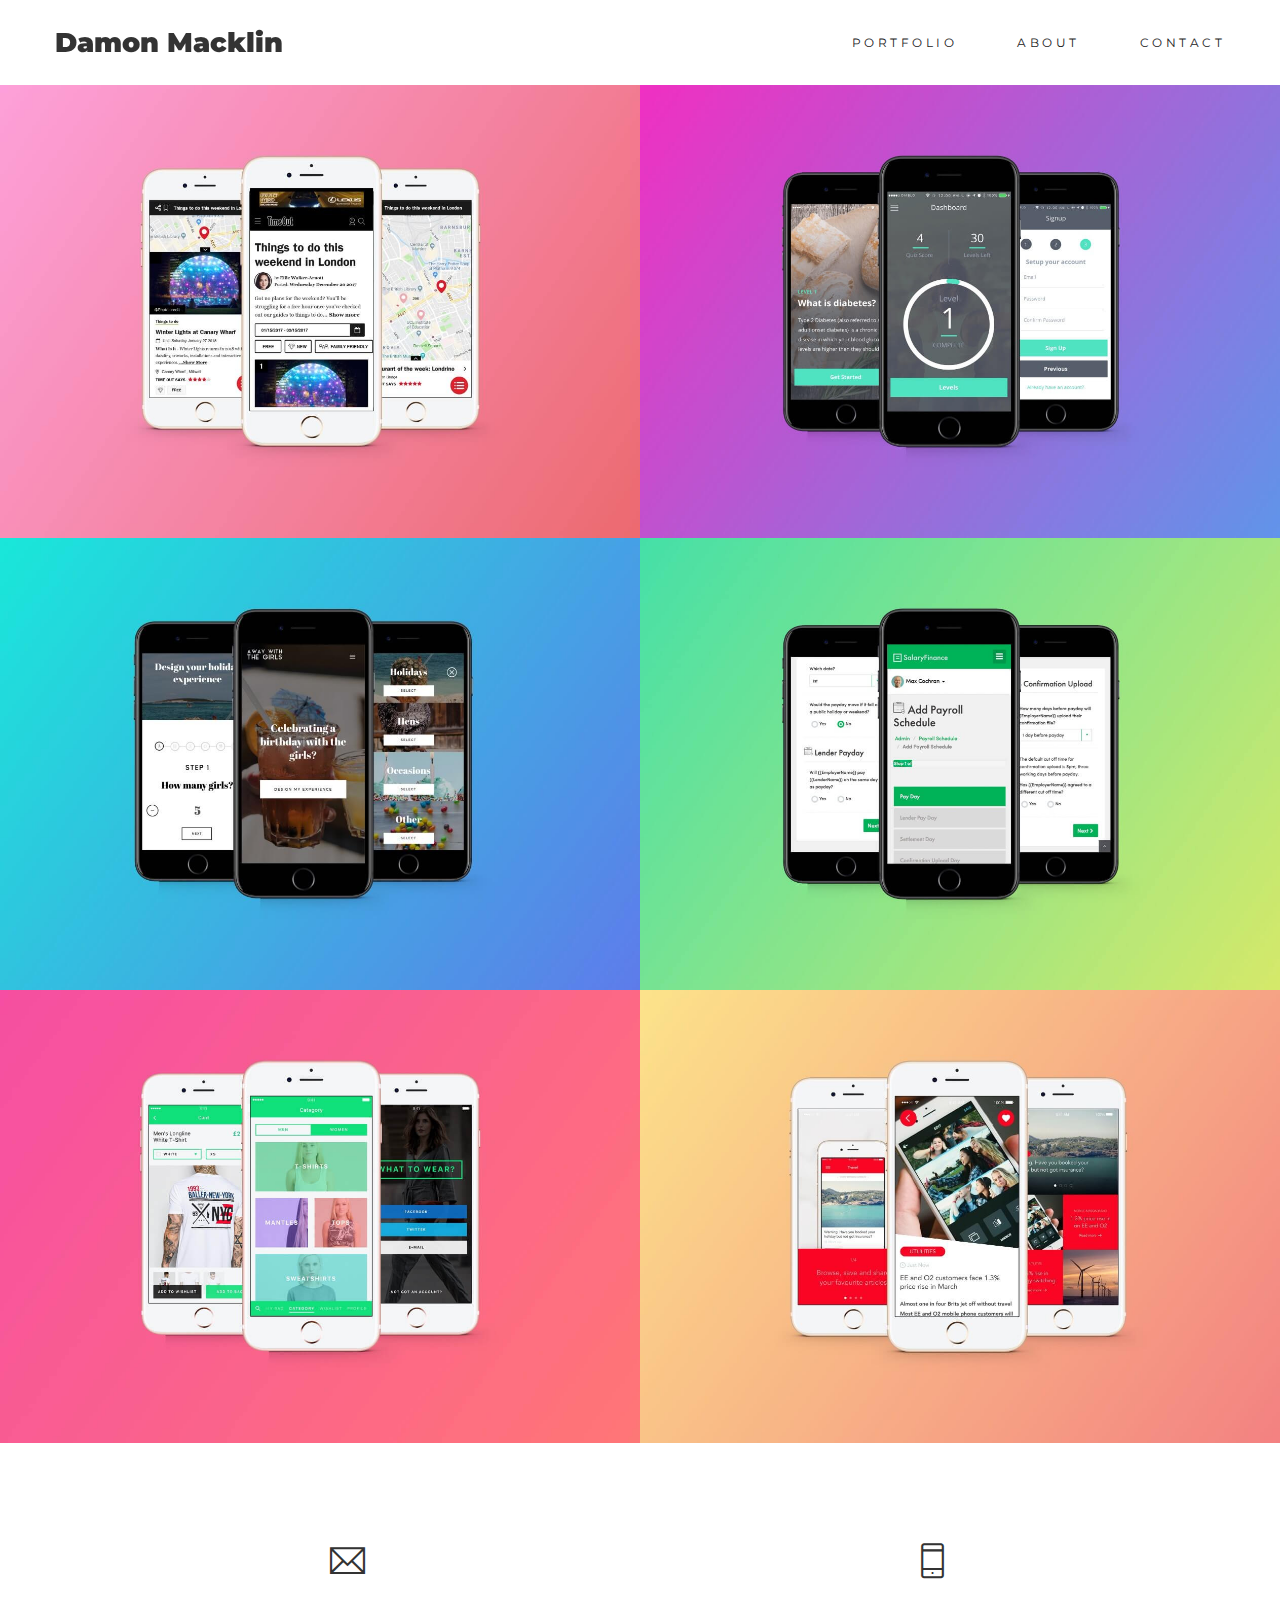
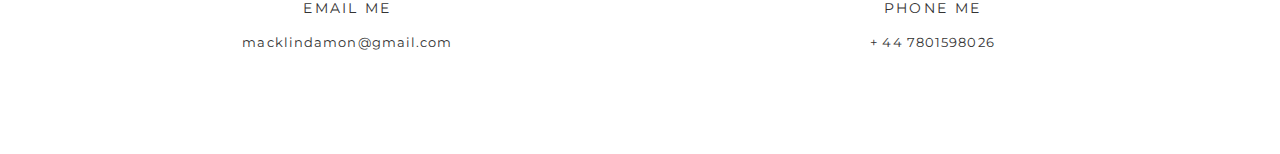
<file: index.html>
<!DOCTYPE html><html lang="en"><head>
	<!-- Metas -->
	<meta charset="UTF-8">
	<meta name="viewport" content="width=device-width, initial-scale=1.0, maximum-scale=1.0, user-scalable=0">
	<title>Damon Macklin - UX Designer - London, UK</title>
	<meta name="description" content="Damon Macklin - UX Designer - London, UK">

	<!-- External CSS -->
	<link rel="stylesheet" href="css/font-awesome.min.css">
	<link rel="stylesheet" href="css/icons.css">

	<!-- Custom CSS -->

	<link rel="stylesheet" href="css/main.css">
	<link rel="stylesheet" href="css/responsive.css">


	<!-- Google Fonts -->
	<link href="https://fonts.googleapis.com/css?family=Montserrat" rel="stylesheet">

	<!-- Favicon -->
	<link rel="icon" href="images/favicon.png">
			<link rel="stylesheet" href="css/animate.css">

</head>

<body>

	<!-- Header -->

	<header>
		<div class="container">
			<a href="index.html" class="logo">Damon Macklin</a>
			<a href="#" onclick="openNav()" class="nav-button"><span class="ti-menu"></span></a>
			<nav id="navigation">
			<a href="javascript:void(0)" onclick="closeNav()" class="close-btn"><span class=" ti-close"></span></a>
				<ul class="main-menu">
					<li><a href="/">portfolio</a></li>
					<li><a href="/about">about</a></li>
					<li><a href="/contact">contact</a></li>
				</ul>
			</nav>
		</div> <!-- /.container -->
	</header>

	<main>




			<div class="works_2-columns">

				<a href="portfolio/time-out">
					<div class="works-item  wow animated fadeIn">
						<img src="images/portfolio-item-7.jpg" alt="..." class="img-responsive">
						<div class="works-item-overlay">
							<div class="works-item-info">
								<h3 class="works-info-title">TimeOut.com</h3>
								<p class="works-info-category">UX/UI</p>
							</div>
						</div>
					</div>
				</a>






				<a href="portfolio/diablo">
					<div class="works-item  wow animated fadeIn">
						<img src="images/portfolio-item-1.jpg" alt="..." class="img-responsive">
						<div class="works-item-overlay">
							<div class="works-item-info">
								<h3 class="works-info-title">Diablo</h3>
								<p class="works-info-category">UX/UI</p>
							</div>
						</div>
					</div>
				</a>






				<a href="portfolio/away-with-the-girls">
					<div class="works-item  wow animated fadeIn">
						<img src="images/portfolio-item-6.jpg" alt="..." class="img-responsive">
						<div class="works-item-overlay">
							<div class="works-item-info">
								<h3 class="works-info-title">Away With The Girls</h3>
								<p class="works-info-category">UX/UI</p>
							</div>
						</div>
					</div>
				</a>



				<a href="portfolio/salary-finance">
					<div class="works-item  wow animated fadeIn">
						<img src="images/portfolio-item-4.jpg" alt="..." class="img-responsive">
						<div class="works-item-overlay">
							<div class="works-item-info">
								<h3 class="works-info-title">Salary Finance</h3>
								<p class="works-info-category">UX/UI</p>
							</div>
						</div>
					</div>
				</a>



				<a>
					<div class="works-item  wow animated fadeIn">
						<img src="images/portfolio-item-2.jpg" alt="..." class="img-responsive">
						<div class="works-item-overlay">
							<div class="works-item-info">
								<h3 class="works-info-title">What to wear?</h3>
								<p class="works-info-category">UX/UI</p>
							</div>
						</div>
					</div>
				</a>

				<a>
					<div class="works-item  wow animated fadeIn">
						<img src="images/portfolio-item-3.jpg" alt="..." class="img-responsive">
						<div class="works-item-overlay">
							<div class="works-item-info">
								<h3 class="works-info-title">MoneySavingExpert</h3>
								<p class="works-info-category">UX/UI</p>
							</div>
						</div>
					</div>
				</a>




				<div class="clearfix"></div>

			</div> <!-- /.works_2-columns -->

			<div class="contacts">

				<div class="container">

					<div class="contact-item">
						<span class="ti-email contact-icon"></span>
						<h3>email me</h3>
						<p>macklindamon@gmail.com</p>
					</div> <!-- /.contact-item -->

					<div class="contact-item">
						<span class="ti-mobile contact-icon"></span>
						<h3>phone me</h3>
						<p>+ 44 7801598026</p>
					</div> <!-- /.contact-item -->
					
					<div class="clearfix"></div>

				</div> <!-- /.container -->

			</div> <!-- /.contacts -->



		 <!-- /.container-full -->

	</main>


	<!-- Footer -->

	
	
<!-- Script -->

<script src="js/main.js"></script>



</body></html>
</file>
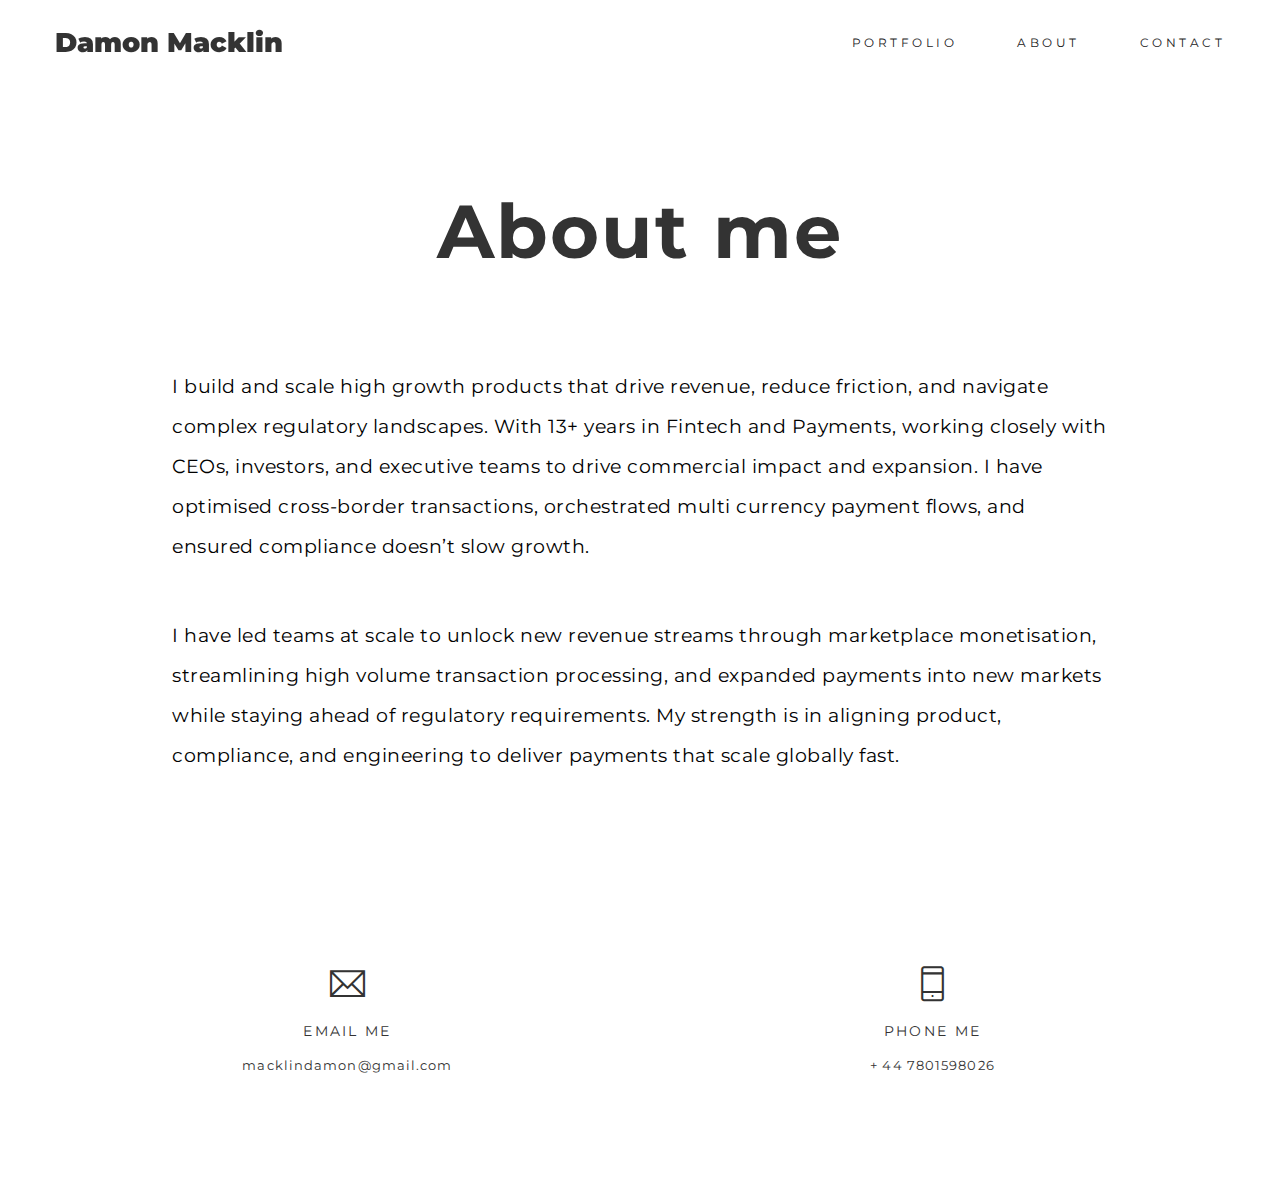
<file: about.html>
<!DOCTYPE html><html lang="en"><head>
	<!-- Metas -->
	<meta charset="UTF-8">
	<meta name="viewport" content="width=device-width, initial-scale=1.0, maximum-scale=1.0, user-scalable=0">
	<title>Damon Macklin - UX Designer - London, UK</title>
	<meta name="description" content="Damon Macklin - UX Designer - London, UK">

	<!-- External CSS -->
	<link rel="stylesheet" href="css/font-awesome.min.css">
	<link rel="stylesheet" href="css/icons.css">

	<!-- Custom CSS -->

	<link rel="stylesheet" href="css/main.css">
	<link rel="stylesheet" href="css/responsive.css">


	<!-- Google Fonts -->
	<link href="https://fonts.googleapis.com/css?family=Montserrat" rel="stylesheet">

	<!-- Favicon -->
	<link rel="icon" href="images/favicon.png">
			<link rel="stylesheet" href="css/animate.css">

</head>

<body>

	<!-- Header -->

	<header>
		<div class="container">
			<a href="index.html" class="logo">Damon Macklin</a>
			<a href="#" onclick="openNav()" class="nav-button"><span class="ti-menu"></span></a>
			<nav id="navigation">
			<a href="javascript:void(0)" onclick="closeNav()" class="close-btn"><span class=" ti-close"></span></a>
				<ul class="main-menu">
					<li><a href="/">portfolio</a></li>
					<li><a href="/about">about</a></li>
					<li><a href="/contact">contact</a></li>
				</ul>
			</nav>
		</div> <!-- /.container -->
	</header>

	<main>


		<div class="container">

			<div class="single-project">


				<h1>About me</h1>


				<div class="single-project-info">
					<p>I build and scale high growth products that drive revenue, reduce friction, and navigate complex regulatory landscapes. With 13+ years in Fintech and Payments, working closely with CEOs, investors, and executive teams to drive commercial impact and expansion. I have optimised cross-border transactions, orchestrated multi currency payment flows, and ensured compliance doesn’t slow growth.</p>
					<p>I have led teams at scale to unlock new revenue streams through marketplace monetisation, streamlining high volume transaction processing, and expanded payments into new markets while staying ahead of regulatory requirements. My strength is in aligning product, compliance, and engineering to deliver payments that scale globally fast.</p>
				</div>

</div>
</div>

			<div class="contacts">

				<div class="container">

					<div class="contact-item">
						<span class="ti-email contact-icon"></span>
						<h3>email me</h3>
						<p>macklindamon@gmail.com</p>
					</div> <!-- /.contact-item -->

					<div class="contact-item">
						<span class="ti-mobile contact-icon"></span>
						<h3>phone me</h3>
						<p>+ 44 7801598026</p>
					</div> <!-- /.contact-item -->
					
					<div class="clearfix"></div>

				</div> <!-- /.container -->

			</div> <!-- /.contacts -->



		 <!-- /.container-full -->

	</main>


	<!-- Footer -->

	
	
<!-- Script -->

<script src="js/main.js"></script>



</body></html>
</file>
<file: css/icons.css>
@font-face {
	font-family: 'themify';
	src:url('../fonts/themify--md5--2c454669bdf3aebf32a1bd8ac1e0d2d6.eot?-fvbane');
	src:url('../fonts/themify--md5--2c454669bdf3aebf32a1bd8ac1e0d2d6.eot?#iefix-fvbane') format('embedded-opentype'),
		url('../fonts/themify--md5--a1ecc3b826d01251edddf29c3e4e1e97.woff') format('woff'),
		url('../fonts/themify--md5--e23a7dcaefbde4e74e263247aa42ecd7.ttf?-fvbane') format('truetype'),
		url('../fonts/themify--md5--9c8e96ecc7fa01e6ebcd196495ed2db5.svg?-fvbane#themify') format('svg');
	font-weight: normal;
	font-style: normal;
}

[class^="ti-"], [class*=" ti-"] {
	font-family: 'themify';
	speak: none;
	font-style: normal;
	font-weight: normal;
	font-variant: normal;
	text-transform: none;
	line-height: 1;

	/* Better Font Rendering =========== */
	-webkit-font-smoothing: antialiased;
	-moz-osx-font-smoothing: grayscale;
}

.ti-wand:before {
	content: "\e600";
}
.ti-volume:before {
	content: "\e601";
}
.ti-user:before {
	content: "\e602";
}
.ti-unlock:before {
	content: "\e603";
}
.ti-unlink:before {
	content: "\e604";
}
.ti-trash:before {
	content: "\e605";
}
.ti-thought:before {
	content: "\e606";
}
.ti-target:before {
	content: "\e607";
}
.ti-tag:before {
	content: "\e608";
}
.ti-tablet:before {
	content: "\e609";
}
.ti-star:before {
	content: "\e60a";
}
.ti-spray:before {
	content: "\e60b";
}
.ti-signal:before {
	content: "\e60c";
}
.ti-shopping-cart:before {
	content: "\e60d";
}
.ti-shopping-cart-full:before {
	content: "\e60e";
}
.ti-settings:before {
	content: "\e60f";
}
.ti-search:before {
	content: "\e610";
}
.ti-zoom-in:before {
	content: "\e611";
}
.ti-zoom-out:before {
	content: "\e612";
}
.ti-cut:before {
	content: "\e613";
}
.ti-ruler:before {
	content: "\e614";
}
.ti-ruler-pencil:before {
	content: "\e615";
}
.ti-ruler-alt:before {
	content: "\e616";
}
.ti-bookmark:before {
	content: "\e617";
}
.ti-bookmark-alt:before {
	content: "\e618";
}
.ti-reload:before {
	content: "\e619";
}
.ti-plus:before {
	content: "\e61a";
}
.ti-pin:before {
	content: "\e61b";
}
.ti-pencil:before {
	content: "\e61c";
}
.ti-pencil-alt:before {
	content: "\e61d";
}
.ti-paint-roller:before {
	content: "\e61e";
}
.ti-paint-bucket:before {
	content: "\e61f";
}
.ti-na:before {
	content: "\e620";
}
.ti-mobile:before {
	content: "\e621";
}
.ti-minus:before {
	content: "\e622";
}
.ti-medall:before {
	content: "\e623";
}
.ti-medall-alt:before {
	content: "\e624";
}
.ti-marker:before {
	content: "\e625";
}
.ti-marker-alt:before {
	content: "\e626";
}
.ti-arrow-up:before {
	content: "\e627";
}
.ti-arrow-right:before {
	content: "\e628";
}
.ti-arrow-left:before {
	content: "\e629";
}
.ti-arrow-down:before {
	content: "\e62a";
}
.ti-lock:before {
	content: "\e62b";
}
.ti-location-arrow:before {
	content: "\e62c";
}
.ti-link:before {
	content: "\e62d";
}
.ti-layout:before {
	content: "\e62e";
}
.ti-layers:before {
	content: "\e62f";
}
.ti-layers-alt:before {
	content: "\e630";
}
.ti-key:before {
	content: "\e631";
}
.ti-import:before {
	content: "\e632";
}
.ti-image:before {
	content: "\e633";
}
.ti-heart:before {
	content: "\e634";
}
.ti-heart-broken:before {
	content: "\e635";
}
.ti-hand-stop:before {
	content: "\e636";
}
.ti-hand-open:before {
	content: "\e637";
}
.ti-hand-drag:before {
	content: "\e638";
}
.ti-folder:before {
	content: "\e639";
}
.ti-flag:before {
	content: "\e63a";
}
.ti-flag-alt:before {
	content: "\e63b";
}
.ti-flag-alt-2:before {
	content: "\e63c";
}
.ti-eye:before {
	content: "\e63d";
}
.ti-export:before {
	content: "\e63e";
}
.ti-exchange-vertical:before {
	content: "\e63f";
}
.ti-desktop:before {
	content: "\e640";
}
.ti-cup:before {
	content: "\e641";
}
.ti-crown:before {
	content: "\e642";
}
.ti-comments:before {
	content: "\e643";
}
.ti-comment:before {
	content: "\e644";
}
.ti-comment-alt:before {
	content: "\e645";
}
.ti-close:before {
	content: "\e646";
}
.ti-clip:before {
	content: "\e647";
}
.ti-angle-up:before {
	content: "\e648";
}
.ti-angle-right:before {
	content: "\e649";
}
.ti-angle-left:before {
	content: "\e64a";
}
.ti-angle-down:before {
	content: "\e64b";
}
.ti-check:before {
	content: "\e64c";
}
.ti-check-box:before {
	content: "\e64d";
}
.ti-camera:before {
	content: "\e64e";
}
.ti-announcement:before {
	content: "\e64f";
}
.ti-brush:before {
	content: "\e650";
}
.ti-briefcase:before {
	content: "\e651";
}
.ti-bolt:before {
	content: "\e652";
}
.ti-bolt-alt:before {
	content: "\e653";
}
.ti-blackboard:before {
	content: "\e654";
}
.ti-bag:before {
	content: "\e655";
}
.ti-move:before {
	content: "\e656";
}
.ti-arrows-vertical:before {
	content: "\e657";
}
.ti-arrows-horizontal:before {
	content: "\e658";
}
.ti-fullscreen:before {
	content: "\e659";
}
.ti-arrow-top-right:before {
	content: "\e65a";
}
.ti-arrow-top-left:before {
	content: "\e65b";
}
.ti-arrow-circle-up:before {
	content: "\e65c";
}
.ti-arrow-circle-right:before {
	content: "\e65d";
}
.ti-arrow-circle-left:before {
	content: "\e65e";
}
.ti-arrow-circle-down:before {
	content: "\e65f";
}
.ti-angle-double-up:before {
	content: "\e660";
}
.ti-angle-double-right:before {
	content: "\e661";
}
.ti-angle-double-left:before {
	content: "\e662";
}
.ti-angle-double-down:before {
	content: "\e663";
}
.ti-zip:before {
	content: "\e664";
}
.ti-world:before {
	content: "\e665";
}
.ti-wheelchair:before {
	content: "\e666";
}
.ti-view-list:before {
	content: "\e667";
}
.ti-view-list-alt:before {
	content: "\e668";
}
.ti-view-grid:before {
	content: "\e669";
}
.ti-uppercase:before {
	content: "\e66a";
}
.ti-upload:before {
	content: "\e66b";
}
.ti-underline:before {
	content: "\e66c";
}
.ti-truck:before {
	content: "\e66d";
}
.ti-timer:before {
	content: "\e66e";
}
.ti-ticket:before {
	content: "\e66f";
}
.ti-thumb-up:before {
	content: "\e670";
}
.ti-thumb-down:before {
	content: "\e671";
}
.ti-text:before {
	content: "\e672";
}
.ti-stats-up:before {
	content: "\e673";
}
.ti-stats-down:before {
	content: "\e674";
}
.ti-split-v:before {
	content: "\e675";
}
.ti-split-h:before {
	content: "\e676";
}
.ti-smallcap:before {
	content: "\e677";
}
.ti-shine:before {
	content: "\e678";
}
.ti-shift-right:before {
	content: "\e679";
}
.ti-shift-left:before {
	content: "\e67a";
}
.ti-shield:before {
	content: "\e67b";
}
.ti-notepad:before {
	content: "\e67c";
}
.ti-server:before {
	content: "\e67d";
}
.ti-quote-right:before {
	content: "\e67e";
}
.ti-quote-left:before {
	content: "\e67f";
}
.ti-pulse:before {
	content: "\e680";
}
.ti-printer:before {
	content: "\e681";
}
.ti-power-off:before {
	content: "\e682";
}
.ti-plug:before {
	content: "\e683";
}
.ti-pie-chart:before {
	content: "\e684";
}
.ti-paragraph:before {
	content: "\e685";
}
.ti-panel:before {
	content: "\e686";
}
.ti-package:before {
	content: "\e687";
}
.ti-music:before {
	content: "\e688";
}
.ti-music-alt:before {
	content: "\e689";
}
.ti-mouse:before {
	content: "\e68a";
}
.ti-mouse-alt:before {
	content: "\e68b";
}
.ti-money:before {
	content: "\e68c";
}
.ti-microphone:before {
	content: "\e68d";
}
.ti-menu:before {
	content: "\e68e";
}
.ti-menu-alt:before {
	content: "\e68f";
}
.ti-map:before {
	content: "\e690";
}
.ti-map-alt:before {
	content: "\e691";
}
.ti-loop:before {
	content: "\e692";
}
.ti-location-pin:before {
	content: "\e693";
}
.ti-list:before {
	content: "\e694";
}
.ti-light-bulb:before {
	content: "\e695";
}
.ti-Italic:before {
	content: "\e696";
}
.ti-info:before {
	content: "\e697";
}
.ti-infinite:before {
	content: "\e698";
}
.ti-id-badge:before {
	content: "\e699";
}
.ti-hummer:before {
	content: "\e69a";
}
.ti-home:before {
	content: "\e69b";
}
.ti-help:before {
	content: "\e69c";
}
.ti-headphone:before {
	content: "\e69d";
}
.ti-harddrives:before {
	content: "\e69e";
}
.ti-harddrive:before {
	content: "\e69f";
}
.ti-gift:before {
	content: "\e6a0";
}
.ti-game:before {
	content: "\e6a1";
}
.ti-filter:before {
	content: "\e6a2";
}
.ti-files:before {
	content: "\e6a3";
}
.ti-file:before {
	content: "\e6a4";
}
.ti-eraser:before {
	content: "\e6a5";
}
.ti-envelope:before {
	content: "\e6a6";
}
.ti-download:before {
	content: "\e6a7";
}
.ti-direction:before {
	content: "\e6a8";
}
.ti-direction-alt:before {
	content: "\e6a9";
}
.ti-dashboard:before {
	content: "\e6aa";
}
.ti-control-stop:before {
	content: "\e6ab";
}
.ti-control-shuffle:before {
	content: "\e6ac";
}
.ti-control-play:before {
	content: "\e6ad";
}
.ti-control-pause:before {
	content: "\e6ae";
}
.ti-control-forward:before {
	content: "\e6af";
}
.ti-control-backward:before {
	content: "\e6b0";
}
.ti-cloud:before {
	content: "\e6b1";
}
.ti-cloud-up:before {
	content: "\e6b2";
}
.ti-cloud-down:before {
	content: "\e6b3";
}
.ti-clipboard:before {
	content: "\e6b4";
}
.ti-car:before {
	content: "\e6b5";
}
.ti-calendar:before {
	content: "\e6b6";
}
.ti-book:before {
	content: "\e6b7";
}
.ti-bell:before {
	content: "\e6b8";
}
.ti-basketball:before {
	content: "\e6b9";
}
.ti-bar-chart:before {
	content: "\e6ba";
}
.ti-bar-chart-alt:before {
	content: "\e6bb";
}
.ti-back-right:before {
	content: "\e6bc";
}
.ti-back-left:before {
	content: "\e6bd";
}
.ti-arrows-corner:before {
	content: "\e6be";
}
.ti-archive:before {
	content: "\e6bf";
}
.ti-anchor:before {
	content: "\e6c0";
}
.ti-align-right:before {
	content: "\e6c1";
}
.ti-align-left:before {
	content: "\e6c2";
}
.ti-align-justify:before {
	content: "\e6c3";
}
.ti-align-center:before {
	content: "\e6c4";
}
.ti-alert:before {
	content: "\e6c5";
}
.ti-alarm-clock:before {
	content: "\e6c6";
}
.ti-agenda:before {
	content: "\e6c7";
}
.ti-write:before {
	content: "\e6c8";
}
.ti-window:before {
	content: "\e6c9";
}
.ti-widgetized:before {
	content: "\e6ca";
}
.ti-widget:before {
	content: "\e6cb";
}
.ti-widget-alt:before {
	content: "\e6cc";
}
.ti-wallet:before {
	content: "\e6cd";
}
.ti-video-clapper:before {
	content: "\e6ce";
}
.ti-video-camera:before {
	content: "\e6cf";
}
.ti-vector:before {
	content: "\e6d0";
}
.ti-themify-logo:before {
	content: "\e6d1";
}
.ti-themify-favicon:before {
	content: "\e6d2";
}
.ti-themify-favicon-alt:before {
	content: "\e6d3";
}
.ti-support:before {
	content: "\e6d4";
}
.ti-stamp:before {
	content: "\e6d5";
}
.ti-split-v-alt:before {
	content: "\e6d6";
}
.ti-slice:before {
	content: "\e6d7";
}
.ti-shortcode:before {
	content: "\e6d8";
}
.ti-shift-right-alt:before {
	content: "\e6d9";
}
.ti-shift-left-alt:before {
	content: "\e6da";
}
.ti-ruler-alt-2:before {
	content: "\e6db";
}
.ti-receipt:before {
	content: "\e6dc";
}
.ti-pin2:before {
	content: "\e6dd";
}
.ti-pin-alt:before {
	content: "\e6de";
}
.ti-pencil-alt2:before {
	content: "\e6df";
}
.ti-palette:before {
	content: "\e6e0";
}
.ti-more:before {
	content: "\e6e1";
}
.ti-more-alt:before {
	content: "\e6e2";
}
.ti-microphone-alt:before {
	content: "\e6e3";
}
.ti-magnet:before {
	content: "\e6e4";
}
.ti-line-double:before {
	content: "\e6e5";
}
.ti-line-dotted:before {
	content: "\e6e6";
}
.ti-line-dashed:before {
	content: "\e6e7";
}
.ti-layout-width-full:before {
	content: "\e6e8";
}
.ti-layout-width-default:before {
	content: "\e6e9";
}
.ti-layout-width-default-alt:before {
	content: "\e6ea";
}
.ti-layout-tab:before {
	content: "\e6eb";
}
.ti-layout-tab-window:before {
	content: "\e6ec";
}
.ti-layout-tab-v:before {
	content: "\e6ed";
}
.ti-layout-tab-min:before {
	content: "\e6ee";
}
.ti-layout-slider:before {
	content: "\e6ef";
}
.ti-layout-slider-alt:before {
	content: "\e6f0";
}
.ti-layout-sidebar-right:before {
	content: "\e6f1";
}
.ti-layout-sidebar-none:before {
	content: "\e6f2";
}
.ti-layout-sidebar-left:before {
	content: "\e6f3";
}
.ti-layout-placeholder:before {
	content: "\e6f4";
}
.ti-layout-menu:before {
	content: "\e6f5";
}
.ti-layout-menu-v:before {
	content: "\e6f6";
}
.ti-layout-menu-separated:before {
	content: "\e6f7";
}
.ti-layout-menu-full:before {
	content: "\e6f8";
}
.ti-layout-media-right-alt:before {
	content: "\e6f9";
}
.ti-layout-media-right:before {
	content: "\e6fa";
}
.ti-layout-media-overlay:before {
	content: "\e6fb";
}
.ti-layout-media-overlay-alt:before {
	content: "\e6fc";
}
.ti-layout-media-overlay-alt-2:before {
	content: "\e6fd";
}
.ti-layout-media-left-alt:before {
	content: "\e6fe";
}
.ti-layout-media-left:before {
	content: "\e6ff";
}
.ti-layout-media-center-alt:before {
	content: "\e700";
}
.ti-layout-media-center:before {
	content: "\e701";
}
.ti-layout-list-thumb:before {
	content: "\e702";
}
.ti-layout-list-thumb-alt:before {
	content: "\e703";
}
.ti-layout-list-post:before {
	content: "\e704";
}
.ti-layout-list-large-image:before {
	content: "\e705";
}
.ti-layout-line-solid:before {
	content: "\e706";
}
.ti-layout-grid4:before {
	content: "\e707";
}
.ti-layout-grid3:before {
	content: "\e708";
}
.ti-layout-grid2:before {
	content: "\e709";
}
.ti-layout-grid2-thumb:before {
	content: "\e70a";
}
.ti-layout-cta-right:before {
	content: "\e70b";
}
.ti-layout-cta-left:before {
	content: "\e70c";
}
.ti-layout-cta-center:before {
	content: "\e70d";
}
.ti-layout-cta-btn-right:before {
	content: "\e70e";
}
.ti-layout-cta-btn-left:before {
	content: "\e70f";
}
.ti-layout-column4:before {
	content: "\e710";
}
.ti-layout-column3:before {
	content: "\e711";
}
.ti-layout-column2:before {
	content: "\e712";
}
.ti-layout-accordion-separated:before {
	content: "\e713";
}
.ti-layout-accordion-merged:before {
	content: "\e714";
}
.ti-layout-accordion-list:before {
	content: "\e715";
}
.ti-ink-pen:before {
	content: "\e716";
}
.ti-info-alt:before {
	content: "\e717";
}
.ti-help-alt:before {
	content: "\e718";
}
.ti-headphone-alt:before {
	content: "\e719";
}
.ti-hand-point-up:before {
	content: "\e71a";
}
.ti-hand-point-right:before {
	content: "\e71b";
}
.ti-hand-point-left:before {
	content: "\e71c";
}
.ti-hand-point-down:before {
	content: "\e71d";
}
.ti-gallery:before {
	content: "\e71e";
}
.ti-face-smile:before {
	content: "\e71f";
}
.ti-face-sad:before {
	content: "\e720";
}
.ti-credit-card:before {
	content: "\e721";
}
.ti-control-skip-forward:before {
	content: "\e722";
}
.ti-control-skip-backward:before {
	content: "\e723";
}
.ti-control-record:before {
	content: "\e724";
}
.ti-control-eject:before {
	content: "\e725";
}
.ti-comments-smiley:before {
	content: "\e726";
}
.ti-brush-alt:before {
	content: "\e727";
}
.ti-youtube:before {
	content: "\e728";
}
.ti-vimeo:before {
	content: "\e729";
}
.ti-twitter:before {
	content: "\e72a";
}
.ti-time:before {
	content: "\e72b";
}
.ti-tumblr:before {
	content: "\e72c";
}
.ti-skype:before {
	content: "\e72d";
}
.ti-share:before {
	content: "\e72e";
}
.ti-share-alt:before {
	content: "\e72f";
}
.ti-rocket:before {
	content: "\e730";
}
.ti-pinterest:before {
	content: "\e731";
}
.ti-new-window:before {
	content: "\e732";
}
.ti-microsoft:before {
	content: "\e733";
}
.ti-list-ol:before {
	content: "\e734";
}
.ti-linkedin:before {
	content: "\e735";
}
.ti-layout-sidebar-2:before {
	content: "\e736";
}
.ti-layout-grid4-alt:before {
	content: "\e737";
}
.ti-layout-grid3-alt:before {
	content: "\e738";
}
.ti-layout-grid2-alt:before {
	content: "\e739";
}
.ti-layout-column4-alt:before {
	content: "\e73a";
}
.ti-layout-column3-alt:before {
	content: "\e73b";
}
.ti-layout-column2-alt:before {
	content: "\e73c";
}
.ti-instagram:before {
	content: "\e73d";
}
.ti-google:before {
	content: "\e73e";
}
.ti-github:before {
	content: "\e73f";
}
.ti-flickr:before {
	content: "\e740";
}
.ti-facebook:before {
	content: "\e741";
}
.ti-dropbox:before {
	content: "\e742";
}
.ti-dribbble:before {
	content: "\e743";
}
.ti-apple:before {
	content: "\e744";
}
.ti-android:before {
	content: "\e745";
}
.ti-save:before {
	content: "\e746";
}
.ti-save-alt:before {
	content: "\e747";
}
.ti-yahoo:before {
	content: "\e748";
}
.ti-wordpress:before {
	content: "\e749";
}
.ti-vimeo-alt:before {
	content: "\e74a";
}
.ti-twitter-alt:before {
	content: "\e74b";
}
.ti-tumblr-alt:before {
	content: "\e74c";
}
.ti-trello:before {
	content: "\e74d";
}
.ti-stack-overflow:before {
	content: "\e74e";
}
.ti-soundcloud:before {
	content: "\e74f";
}
.ti-sharethis:before {
	content: "\e750";
}
.ti-sharethis-alt:before {
	content: "\e751";
}
.ti-reddit:before {
	content: "\e752";
}
.ti-pinterest-alt:before {
	content: "\e753";
}
.ti-microsoft-alt:before {
	content: "\e754";
}
.ti-linux:before {
	content: "\e755";
}
.ti-jsfiddle:before {
	content: "\e756";
}
.ti-joomla:before {
	content: "\e757";
}
.ti-html5:before {
	content: "\e758";
}
.ti-flickr-alt:before {
	content: "\e759";
}
.ti-email:before {
	content: "\e75a";
}
.ti-drupal:before {
	content: "\e75b";
}
.ti-dropbox-alt:before {
	content: "\e75c";
}
.ti-css3:before {
	content: "\e75d";
}
.ti-rss:before {
	content: "\e75e";
}
.ti-rss-alt:before {
	content: "\e75f";
}
</file>
<file: css/responsive.css>
/* Start @media(max-width:1200px) */

@media(max-width: 1200px){

	.container{
		padding-left: 30px;
		padding-right: 30px;
	}

} 

/* Start @media(max-width:860px) */

@media (max-width: 860px){

	.works_2-columns .works-item,
	.works_3-columns .works-item,
	.works_4-columns .works-item{
		float: none;
		width: 100%;
	}

	.about-us, .contact-us{
		margin: 100px auto;
		width: 85%;
	}

	.services,.contacts {
		padding: 90px 0;
	}

	.services-item, .contact-item{
		float: none;
		width:90%;
		margin: auto;
		padding-bottom: 70px;
	}

	.services-item:nth-of-type(3),
	.contact-item:nth-of-type(3){
		padding-bottom: 0;
	}

	.hero-portfolio{
		text-align: center;
		padding: 70px 0;
	}

	.hero-portfolio p{
		width: 70%;
	}

} 

/* Start @media(max-width:670px) */

@media (max-width: 670px){

	.nav-button{
		display: block;
	}

	#navigation{
		display: none;
		width:100%;
		height: 100%;
		position: fixed;
		top: 0;
		left: 0;
		z-index: 1;
		background: rgba(255, 255, 255, 1);
	}

	.main-menu{
		position: absolute;
		transform: translate(-50%, -50%);
		top: 50%;
		left: 50%;
		text-align: center;
	}
	
	.close-btn{
		display: block;
	}

	.main-menu > li{
		float: none;
		line-height: normal;
		margin-left: 0;
		padding: 15px 0;
	}

	.main-menu li a{
		font-size: 1.4em;
		font-weight: 300;
		letter-spacing: 3.2px;
		margin-left: 0;
	}

	.main-menu li ul {
		visibility: hidden;
	}

} 

/* Start @media(max-width:470px) */

@media (max-width: 470px){

	.logo{
		font-size:1.7em;
	}

	.hero-content h1{
		font-size: 5em;
		padding: 0 15px;
	}

	.hero-content h2{
		padding: 20px 20px 0 20px ;
	}

	.single-project h1{
		font-size: 7em;
		padding: 20px 0 40px 0;
	}

	.single-project-info{
		margin: 60px auto;
	}

	.single-project > img:nth-of-type(3){
		float: none;
		width: 100%;
		padding-right:0px;
		margin-bottom: 30px;
	}

	.single-project > img:nth-of-type(4){
		float: none;
		width: 100%;
		padding-left:0px;
	}

	footer{
		height: 0;
		line-height: normal;
		text-align:center;
	}

	.footer-content{
		padding: 40px 0;
	}

	.copyright{
		float:none;
		margin-bottom: 25px;
	}

	.social-links{
		float: none;
	}

	.social-links li{
		margin-left: 10px;
		margin-right: 10px;
	}
}
</file>
<file: css/main.css>
/*------------------------------------------------------
Table of Contents
--------------------------------------------------------
0. Reset
1. General Styles
2. Navigation
3. Home Page
4. About & Contact Page
5. Works
6. Single Project
7. Footer

------------------------------------------------------*/


/*-----------------------------------------------------
Reset
------------------------------------------------------*/

html, body, div, span, applet, object, iframe,
h1, h2, h3, h4, h5, h6, p, blockquote, pre,
a, abbr, acronym, address, big, cite, code,
del, dfn, em, img, ins, kbd, q, s, samp,
small, strike, strong, sub, sup, tt, var,
b, u, i, center,
dl, dt, dd, ol, ul, li,
fieldset, form, label, legend,
table, caption, tbody, tfoot, thead, tr, th, td,
article, aside, canvas, details, embed, 
figure, figcaption, footer, header, hgroup, 
menu, nav, output, ruby, section, summary,
time, mark, audio, video {
	margin: 0;
	padding: 0;
	border: 0;
	vertical-align: baseline;
}

/*-----------------------------------------------------
General Styles
------------------------------------------------------*/

*{
	box-sizing: border-box;
}

html {
	overflow-x: hidden;
	overflow-y: scroll;
}

body{
	font-family: 'Montserrat', sans-serif;
	font-size: 62.5%; 
	letter-spacing: 0.1em
}

ul{
	list-style: none;
}

.container{
	max-width: 1170px;
	margin: auto;
}

.container-full{
	width: 100%;
}

.img-responsive{
	display: block;
 	max-width: 100%;
    height: auto;
}

a{
	text-decoration: none;
	transition: all .2s linear;
}

a:hover{
	text-decoration: none;
	color: #009fff;
}

.clearfix{
	clear: both;
}

/*-----------------------------------------------------
Navigation
------------------------------------------------------*/

header{
	height: 85px;
	line-height: 85px; /* line-heigh = height */
}

.logo{
  background:#333;
  -webkit-background-clip: text;
  -webkit-text-fill-color: transparent;
	font-family: 'Montserrat', sans-serif;
	font-size: 2.7em;
	font-weight: 900;
	letter-spacing: 0;
	float: left;
}

.logo:hover{
	color: #007cff;
}

.nav-button{
	display: none;
	float: right;
}

.ti-menu{
	color: #121212;
	font-size: 2.5em;
	line-height: 85px;
}

.ti-menu:hover{
	color: #121212;
}

.close-btn{
	display: none;
}

.ti-close{
	color: #121212;
	position: absolute;
	right: 37px;
	top: 37px;
	font-size: 1.7em;
}

.ti-close:hover{
	color: #009fff;
}

.main-menu{
	float: right;
}

.main-menu > li{
	font-size: 1.2em;
	font-weight: 400;
	text-transform: uppercase;
	letter-spacing: 3.5px;
	position: relative;
	float: left;
	margin-left: 60px;
}

.main-menu li a{
	color: #222;
}

.main-menu li a:hover{
	color: #009fff;
}

.main-menu li ul {
	display: none;
	position: absolute;
	top: 85px;
	left: 0;
	z-index: 999;
	min-width: 190px;	
	padding: 12px 30px;
	line-height: 40px;
	background: #fff;
	box-shadow: 0 5px 10px rgba(0,0,0,.3);
	text-align: left;
}

.main-menu li:hover ul {
	display: block;
}

.sub-menu li a{
	font-size: .9em;
	letter-spacing: 2px;
}

/*-----------------------------------------------------
Home Page
------------------------------------------------------*/

.hero-homepage, .hero-about,
.hero-contact{
background:url('../img/bg.jpg');
background-size:cover;
	position: relative;
	width: 100%;
	height: 600px;
	z-index: 0;
}

.hero-content{
	position: absolute;
	transform: translate(-50%, -50%);
	top: 50%;
	left: 50%;
	width: 100%;
	text-align: center;
}

.hero-content h1{
	font-size: 6.3em;
	color:#FFF;
	font-weight: 300;
	letter-spacing: 0.2em;
	line-height: 1.7;
	text-transform: uppercase;
	padding-bottom:30px;
}

.hero-content h2{
	color: #FFF;
	font-size: 1.9em;
	font-weight: 300;
	letter-spacing: 0.1em;
	line-height: 2.5;
	text-transform: uppercase;
}

/*-----------------------------------------------------
About & Contact
------------------------------------------------------*/

.about-us{
	position: relative;
	margin: 150px auto;
	width: 70%;
}

.contact-us{
	margin: 120px auto;
	width: 60%;
}

.about-us-info, .contact-us-content{
	font-size:1.8em;
	font-weight: 400;
	text-align: center;
	line-height: 2.1;
	letter-spacing: .5px;
}

.about-us-info{
	padding-top: 75px;
}

.contact-us-content{
	font-size:2.2em;
}

.about-us-icon{
	font-size: 50px;
	position: absolute;
	transform: translateX(-50%);
	left:50% ;
}

.services, .contacts{

color:#333;
	width: 100%;
	padding: 150px 0;
}

.contacts{
	padding: 100px 0;
}

.services-item, .contact-item{
	float: left;
	width:50%;
	text-align: center;
	padding-right: 15px;
  	padding-left: 15px;
}

.services-icon, .contact-icon{
	font-size: 35px;
}

.services-item h3, .contact-item h3{
	font-size: 1.4em;
	font-weight: 400;
	letter-spacing: 2.3px;
	text-transform: uppercase;
	margin-top: 20px;
	margin-bottom: 15px;
}

.services-item p, .contact-item p{
	font-size: 1.25em;
	line-height: 1.8;
	letter-spacing: 1.1px;
}

#overlay {
    position: fixed;
    top: 0;
    left: 0;
    width: 100%;
    height: 100%;
    z-index: 998;
    background:#000 ;
}
#lightbox {
    position: fixed;
    z-index: 999;
}

/*-----------------------------------------------------
Works
------------------------------------------------------*/

.hero-portfolio a.nav-to-case-study{
	color: #009fff;
	font-size: 1.1em;
	font-weight: 600;
	text-align: center;
	display:block;
	letter-spacing: 4.5px;
	text-transform: uppercase;
}

.padd-top-sm{
	padding-top:17px;
}

.padd-top-md{
	padding-top:27px;
}


.hero-portfolio{
	color: #222;
	text-align: center;
	padding: 100px 0;
}

.hero-portfolio h1{
	font-size: 5em;
	text-transform: capitalize;
	margin-bottom:25px;
}

.hero-portfolio p{
	font-size: 1.7em;
	line-height: 2;
	letter-spacing: .3px;
	width: 50%;
	margin: auto;
}

.works-item{
	float: left;
	position: relative;
	cursor: pointer;
	overflow: hidden;
}

.works_2-columns .works-item{
	width: 50%;
}

.works_3-columns .works-item{
	width: 33.33%;
}

.works_4-columns .works-item{
	width: 25%;
}

.works-item-overlay{
	position: absolute;
	top: 0;
	right: 0;
	bottom: 0;
	left: 0;
	width: 100%;
	height: 100%;
	background: #fff;
	opacity: 0;
	transition: all .3s linear;
}

.works-item:hover .works-item-overlay{
	opacity: 1;
}

.works-item-info{
	 position: absolute;
	 transform: translate(-50%, -50%);
     top: 50%;
     left: 50%;
     z-index: 2;
     text-align: center;
     width: 100%;
}

.works-info-title{
	color: #333;
	font-size: 2.3em;
	font-weight: 600;
	text-transform: uppercase;
	letter-spacing: 0.2em;
	padding-bottom: 15px;
}

.works-info-category{
	color: #009fff;
	font-size: 1.2em;
	font-weight: 500;
	text-transform: uppercase;
	letter-spacing: 2.5px;
}

.works_2-columns a:hover,
.works_3-columns a:hover,
.works_4-columns a:hover{
	color: inherit;
}


/*-----------------------------------------------------
Single Project
------------------------------------------------------*/

.single-project{
	text-align: center;
	margin-top: 100px;
}

.tag{
	color: #009fff;
	font-size: 1.2em;
	font-weight: 400;
	text-transform: uppercase;
	letter-spacing: 3.5px;
}

.tag:hover{
	color: #007cff;
}

.single-project h1{
	color: #333;
	font-size: 7.5em;
	letter-spacing: 2px;
}

.single-project-info{
	margin: 90px auto;
	width: 80%;
}

.single-project-info h2{
	color: #333;
	font-size: 22px;
	font-weight: 600;
	text-align: left;
	padding-bottom: 18px;
	letter-spacing: 8.5px;
	text-transform: uppercase;
}


.single-project h3{
	color: #333;
	font-size: 28px;
	padding-top:10px;
	font-weight: 600;
	text-align: center;
	letter-spacing:0px;
	text-transform: normal;
}

.single-project h4{
	color: #333;
	font-size: 14px;
	font-weight: 600;
	text-align: center;
	letter-spacing: 5px;
	text-transform: uppercase;
}

.single-project-info p, .single-project-info ul li{
	font-size: 1.9em;
	text-align: left;
	line-height: 2.1;
	letter-spacing: .5px;
	margin: 0 auto 50px auto;
}

.single-project-info ul li{
	margin: 0 10px auto;	
}

.single-project-info ul li:before{
		content: "\e607";
	font-family: 'themify';
	speak: none;
	font-style: normal;
	font-weight: normal;
	left:-20px;
	font-variant: normal;
	text-transform: none;
	line-height: 1;
	color:#009fff;
	  display: inline-block;
  margin-left: -1.8em; /* same as padding-left set on li */
  width: 1.8em; /* same as padding-left set on li */

}

.single-project > img:nth-of-type(3){
	float: left;
	width: 50%;
	padding-right:15px;
}

.single-project > img:nth-of-type(4){
	float: left;
	width: 50%;
	padding-left:15px;
}

/*-----------------------------------------------------
Footer
------------------------------------------------------*/

footer{
	height: 85px;
	line-height: 85px;
}

.copyright{
	float: left;
	font-size: 1.3em;
	font-weight: 400;
	letter-spacing: 1.5px;
	margin-bottom: 0;
}

.social-links{
	float: right;
}

.social-links li{
	display: inline-block;
	margin-left: 30px;
}

.social-links li a{
	color: #000;
	font-size: 1.4em;
}

.social-links li a:hover{
	color: #009fff;
}
</file>
